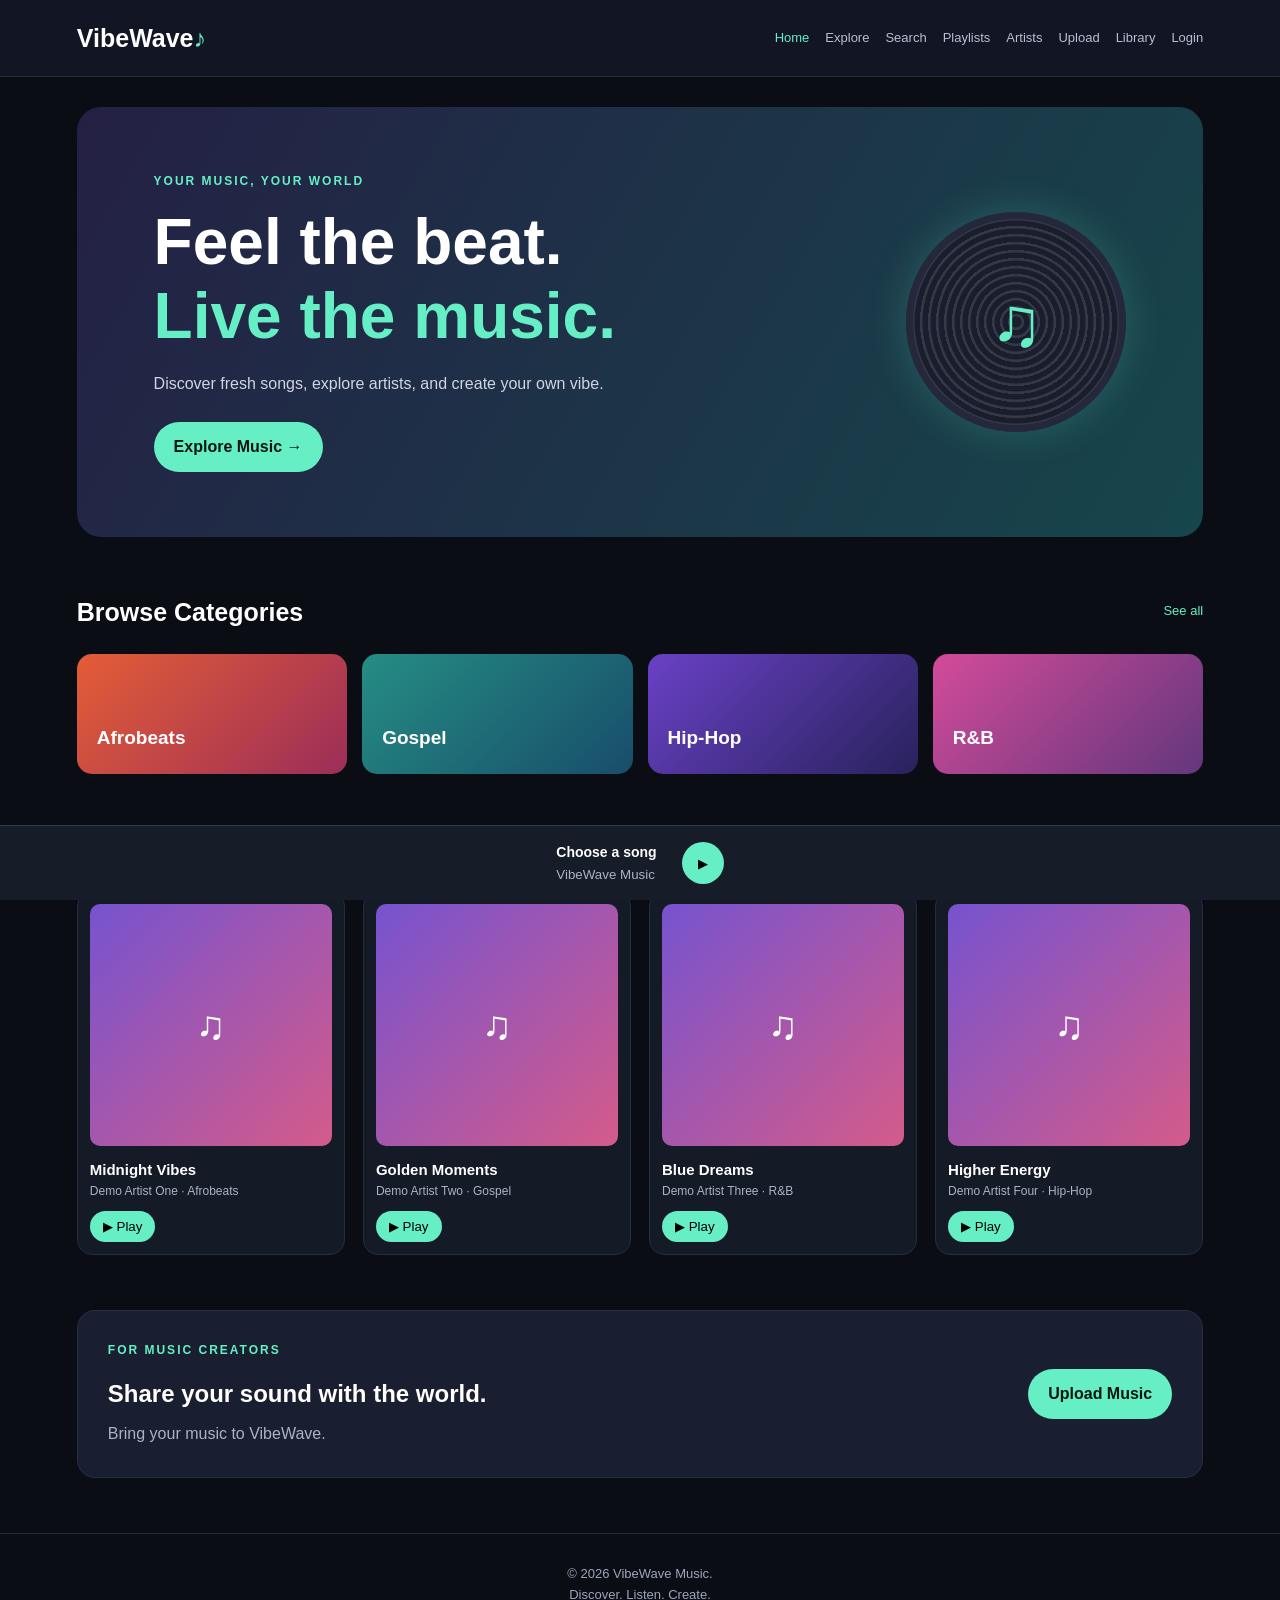
<file: index.html>
<!DOCTYPE html>
<html lang="en">
<head>
  <meta charset="UTF-8">
  <meta name="viewport" content="width=device-width, initial-scale=1.0">
  <title>VibeWave Music | Home</title>
  <link rel="stylesheet" href="index.css">
  <script src="index.js" defer></script>
</head>
<body>
  <header class="header">
    <a class="logo" href="index.html">VibeWave<span>♪</span></a>
    <button id="menuBtn" aria-label="Toggle menu"
      aria-expanded="false">☰</button>
    <nav id="navigation">
      <a class="active" href="index.html">Home</a>
      <a href="explore.html">Explore</a>
      <a href="search.html">Search</a>
      <a href="playlist.html">Playlists</a>
      <a href="artist.html">Artists</a>
      <a href="upload.html">Upload</a>
      <a href="library.html">Library</a>
      <a href="login.html">Login</a>
    </nav>
  </header>

  <main>
    <section class="hero">
      <div class="hero-text">
        <p class="tag">YOUR MUSIC, YOUR WORLD</p>
        <h1>Feel the beat.<br><span>Live the music.</span></h1>
        <p>Discover fresh songs, explore artists, and create your own vibe.</p>
        <a class="button" href="explore.html">Explore Music →</a>
      </div>
      <div class="hero-art" aria-label="Music artwork">
        <div class="disc">♫</div>
      </div>
    </section>

    <section class="section">
      <div class="section-heading">
        <h2>Browse Categories</h2>
        <a href="explore.html">See all</a>
      </div>
      <div class="categories">
        <a href="explore.html?mood=Afrobeats" class="category afro">Afrobeats</a>
        <a href="explore.html?mood=Gospel" class="category gospel">Gospel</a>
        <a href="explore.html?mood=Hip-Hop" class="category hiphop">Hip-Hop</a>
        <a href="explore.html?mood=R&B" class="category rnb">R&B</a>
      </div>
    </section>

    <section class="section">
      <div class="section-heading">
        <h2>Featured Songs</h2>
        <a href="explore.html">Explore more</a>
      </div>
      <div class="songs" id="featuredSongs"></div>
    </section>

    <section class="section artist-banner">
      <div>
        <p class="tag">FOR MUSIC CREATORS</p>
        <h2>Share your sound with the world.</h2>
        <p>Bring your music to VibeWave.</p>
      </div>
      <a class="button" href="upload.html">Upload Music</a>
    </section>
  </main>

  <footer>
    <p>© <span id="year"></span> VibeWave Music.</p>
    <p>Discover. Listen. Create.</p>
  </footer>

  <div class="mini-player">
    <div>
      <strong id="currentTitle">Choose a song</strong>
      <small id="currentArtist">VibeWave Music</small>
    </div>
    <button id="playBtn" aria-label="Play or pause">▶</button>
    <audio id="audioPlayer" preload="none"></audio>
  </div>
</body>
</html>
</file>
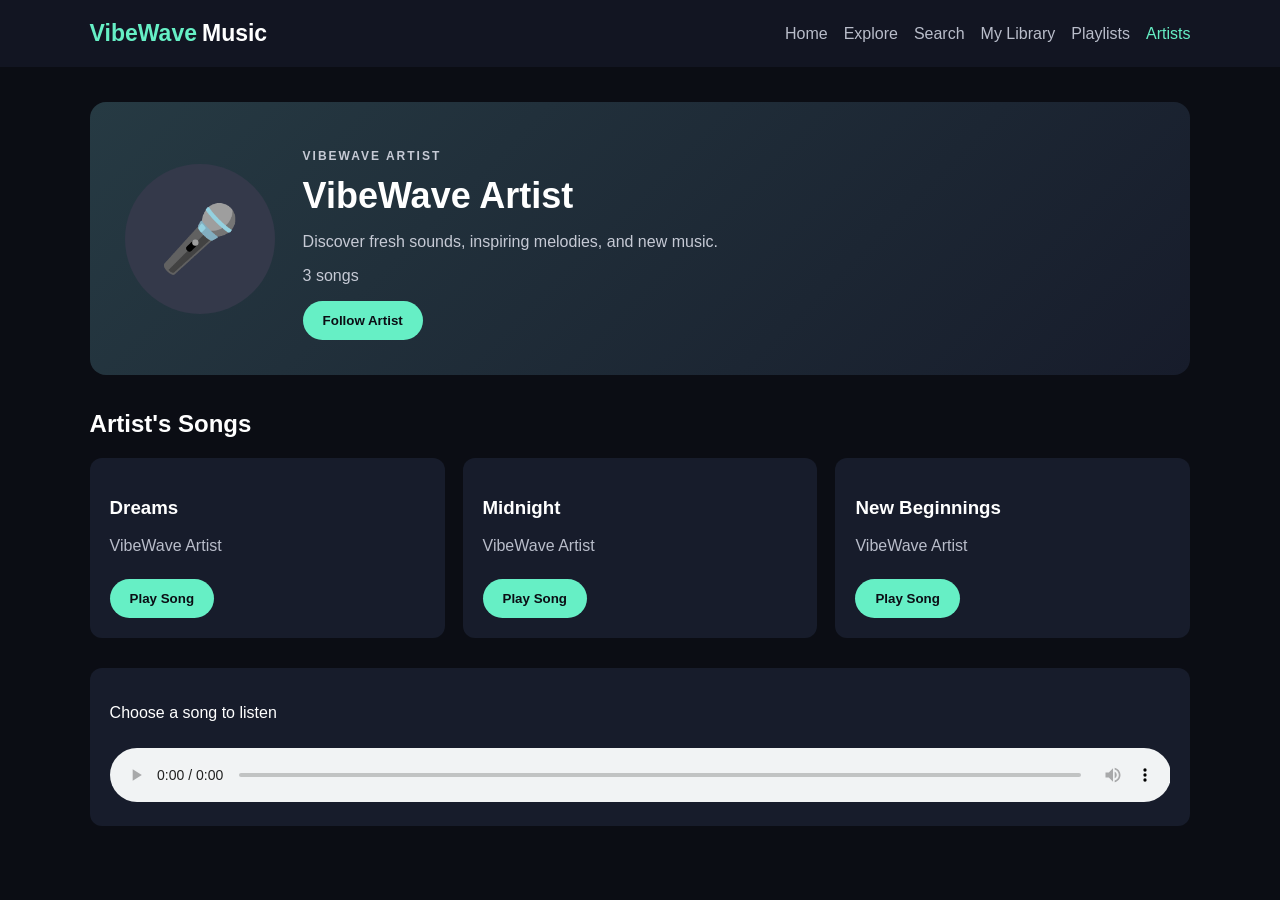
<file: artist.html>
<!DOCTYPE html>
<html lang="en">
<head>
  <meta charset="UTF-8">
  <meta name="viewport" content="width=device-width, initial-scale=1.0">
  <title>Artists | VibeWave Music</title>
  <link rel="stylesheet" href="artist.css">
</head>
<body>
  <header>
    <a href="index.html" class="logo">VibeWave<span>Music</span></a>
    <nav>
      <a href="index.html">Home</a>
      <a href="explore.html">Explore</a>
      <a href="search.html">Search</a>
      <a href="library.html">My Library</a>
      <a href="playlist.html">Playlists</a>
      <a href="artist.html" class="active">Artists</a>
    </nav>
  </header>

  <main>
    <section class="artist-profile">
      <div class="artist-avatar">🎤</div>
      <div>
        <p class="verified">VIBEWAVE ARTIST</p>
        <h1 id="artistName">VibeWave Artist</h1>
        <p id="artistBio">
          Discover fresh sounds, inspiring melodies, and new music.
        </p>
        <p id="songCount">3 songs</p>
        <button id="followButton" type="button">Follow Artist</button>
      </div>
    </section>

    <section class="songs-section">
      <h2>Artist's Songs</h2>
      <div id="artistSongs" class="song-list"></div>
    </section>

    <section class="player">
      <p id="nowPlaying">Choose a song to listen</p>
      <audio id="audioPlayer" controls></audio>
    </section>
  </main>

  <script src="artist.js"></script>
</body>
</html>
</file>
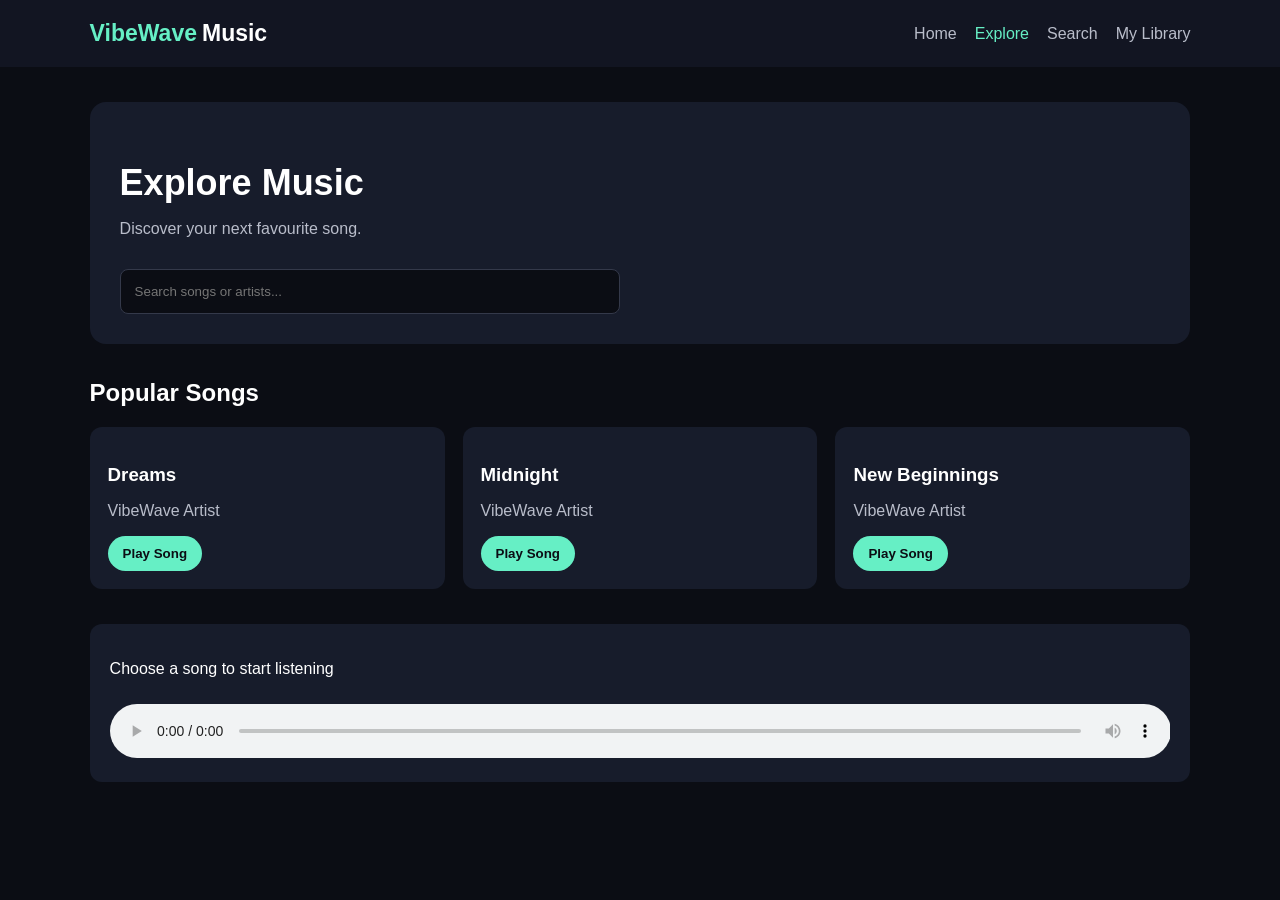
<file: explore.html>
<!DOCTYPE html>
<html lang="en">
<head>
  <meta charset="UTF-8">
  <meta name="viewport" content="width=device-width, initial-scale=1.0">
  <title>Explore | VibeWave Music</title>
  <link rel="stylesheet" href="explore.css">
</head>
<body>
  <header>
    <a href="index.html" class="logo">VibeWave<span>Music</span></a>
    <nav>
      <a href="index.html">Home</a>
      <a href="explore.html" class="active">Explore</a>
      <a href="search.html">Search</a>
      <a href="library.html">My Library</a>
    </nav>
  </header>

  <main>
    <section class="welcome">
      <h1>Explore Music</h1>
      <p>Discover your next favourite song.</p>
      <input id="musicSearch" type="search"
        placeholder="Search songs or artists...">
    </section>

    <section class="music-section">
      <h2>Popular Songs</h2>
      <div id="songList" class="song-list"></div>
      <p id="emptyMessage" hidden>No matching songs found.</p>
    </section>

    <section class="player">
      <p id="nowPlaying">Choose a song to start listening</p>
      <audio id="audioPlayer" controls></audio>
    </section>
  </main>

  <script src="explore.js"></script>
</body>
</html>
</file>
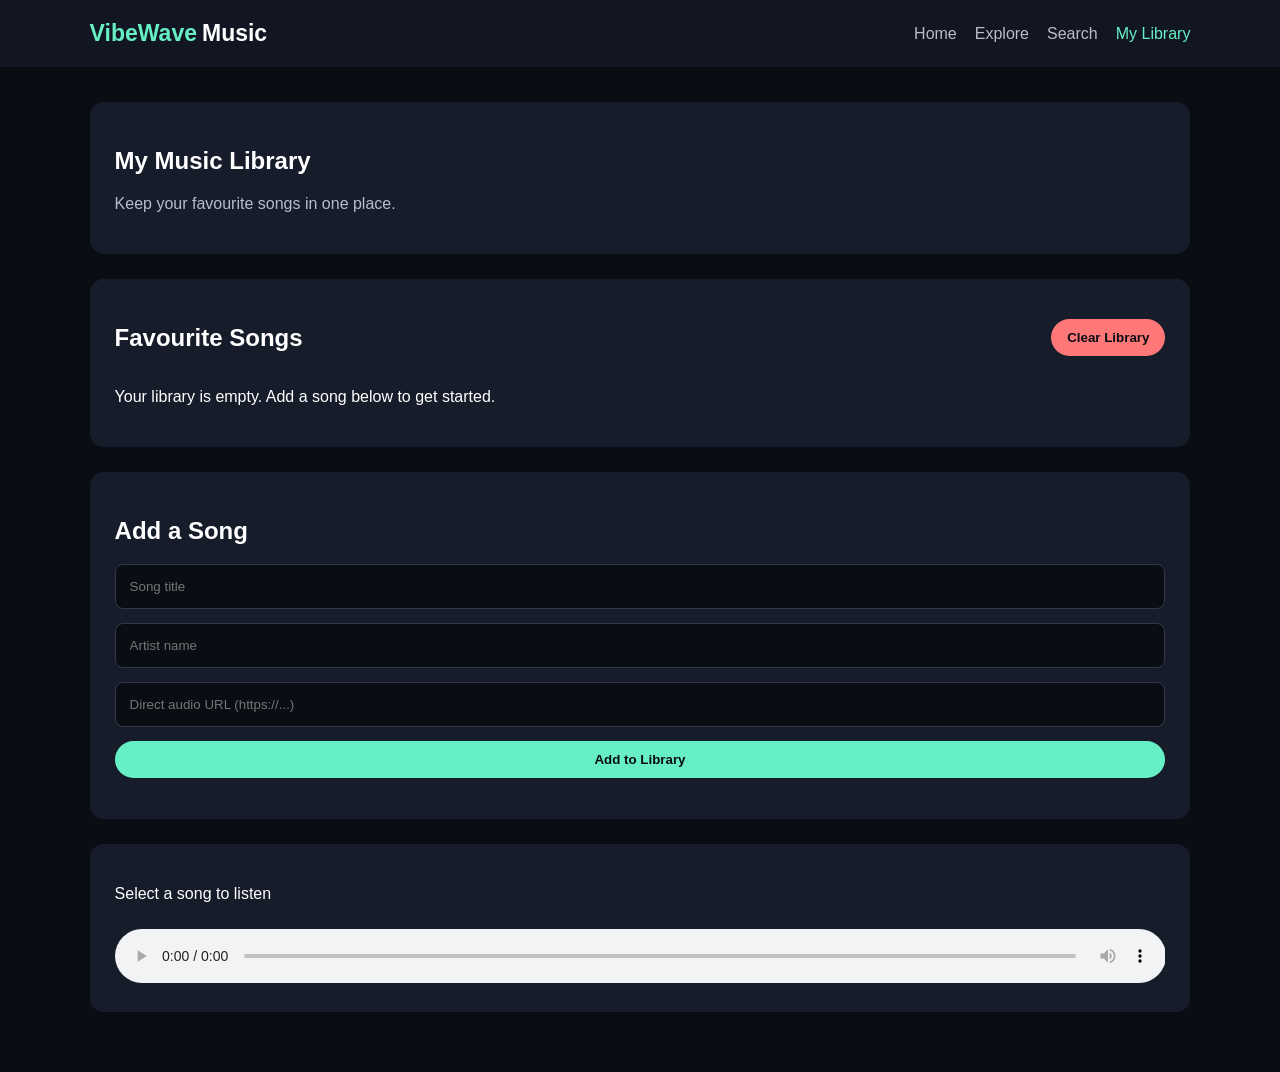
<file: library.html>
<!DOCTYPE html>
<html lang="en">
<head>
  <meta charset="UTF-8">
  <meta name="viewport" content="width=device-width, initial-scale=1.0">
  <title>My Library | VibeWave Music</title>
  <link rel="stylesheet" href="library.css">
</head>
<body>
  <header>
    <a href="index.html" class="logo">VibeWave<span>Music</span></a>
    <nav>
      <a href="index.html">Home</a>
      <a href="explore.html">Explore</a>
      <a href="search.html">Search</a>
      <a href="library.html" class="active">My Library</a>
    </nav>
  </header>

  <main>
    <section class="welcome">
      <h1>My Music Library</h1>
      <p>Keep your favourite songs in one place.</p>
    </section>

    <section class="library-section">
      <div class="section-heading">
        <h2>Favourite Songs</h2>
        <button id="clearButton" type="button">Clear Library</button>
      </div>

      <div id="songList" class="song-list"></div>
      <p id="emptyMessage" hidden>
        Your library is empty. Add a song below to get started.
      </p>
    </section>

    <section class="add-section">
      <h2>Add a Song</h2>
      <form id="addSongForm">
        <input id="songTitle" type="text"
          placeholder="Song title" required>

        <input id="songArtist" type="text"
          placeholder="Artist name" required>

        <input id="songUrl" type="url"
          placeholder="Direct audio URL (https://...)" required>

        <button type="submit">Add to Library</button>
      </form>
      <p id="statusMessage" role="status"></p>
    </section>

    <section class="player">
      <p id="nowPlaying">Select a song to listen</p>
      <audio id="audioPlayer" controls></audio>
    </section>
  </main>

  <script src="library.js"></script>
</body>
</html>
</file>
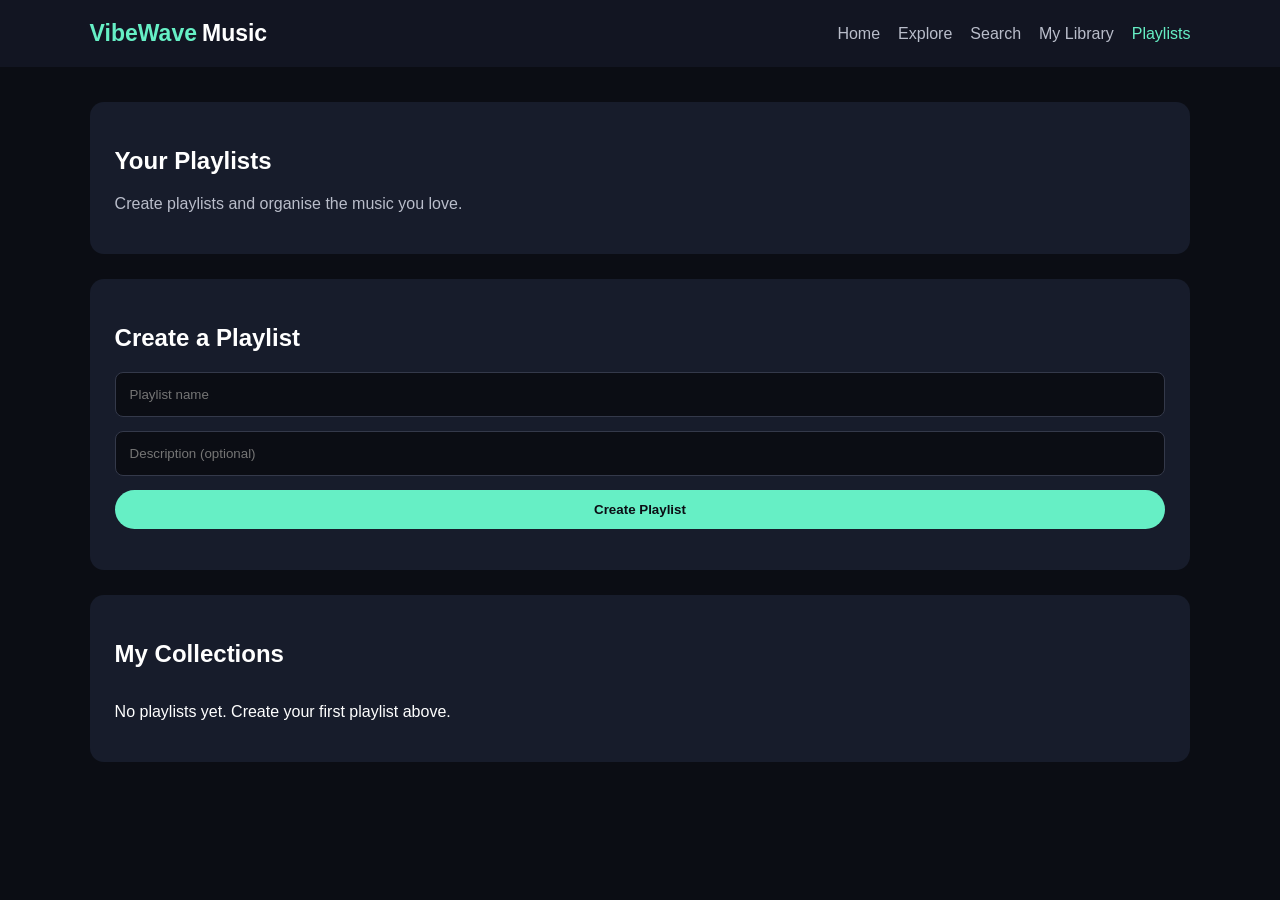
<file: playlist.html>
<!DOCTYPE html>
<html lang="en">
<head>
  <meta charset="UTF-8">
  <meta name="viewport" content="width=device-width, initial-scale=1.0">
  <title>Playlists | VibeWave Music</title>
  <link rel="stylesheet" href="playlist.css">
</head>
<body>
  <header>
    <a href="index.html" class="logo">VibeWave<span>Music</span></a>
    <nav>
      <a href="index.html">Home</a>
      <a href="explore.html">Explore</a>
      <a href="search.html">Search</a>
      <a href="library.html">My Library</a>
      <a href="playlist.html" class="active">Playlists</a>
    </nav>
  </header>

  <main>
    <section class="welcome">
      <h1>Your Playlists</h1>
      <p>Create playlists and organise the music you love.</p>
    </section>

    <section class="create-section">
      <h2>Create a Playlist</h2>
      <form id="playlistForm">
        <input id="playlistName" type="text"
          placeholder="Playlist name" required maxlength="60">

        <input id="playlistDescription" type="text"
          placeholder="Description (optional)" maxlength="150">

        <button type="submit">Create Playlist</button>
      </form>
      <p id="statusMessage" role="status"></p>
    </section>

    <section class="playlists-section">
      <h2>My Collections</h2>
      <div id="playlistList" class="playlist-list"></div>
      <p id="emptyMessage" hidden>
        No playlists yet. Create your first playlist above.
      </p>
    </section>
  </main>

  <script src="playlist.js"></script>
</body>
</html>
</file>
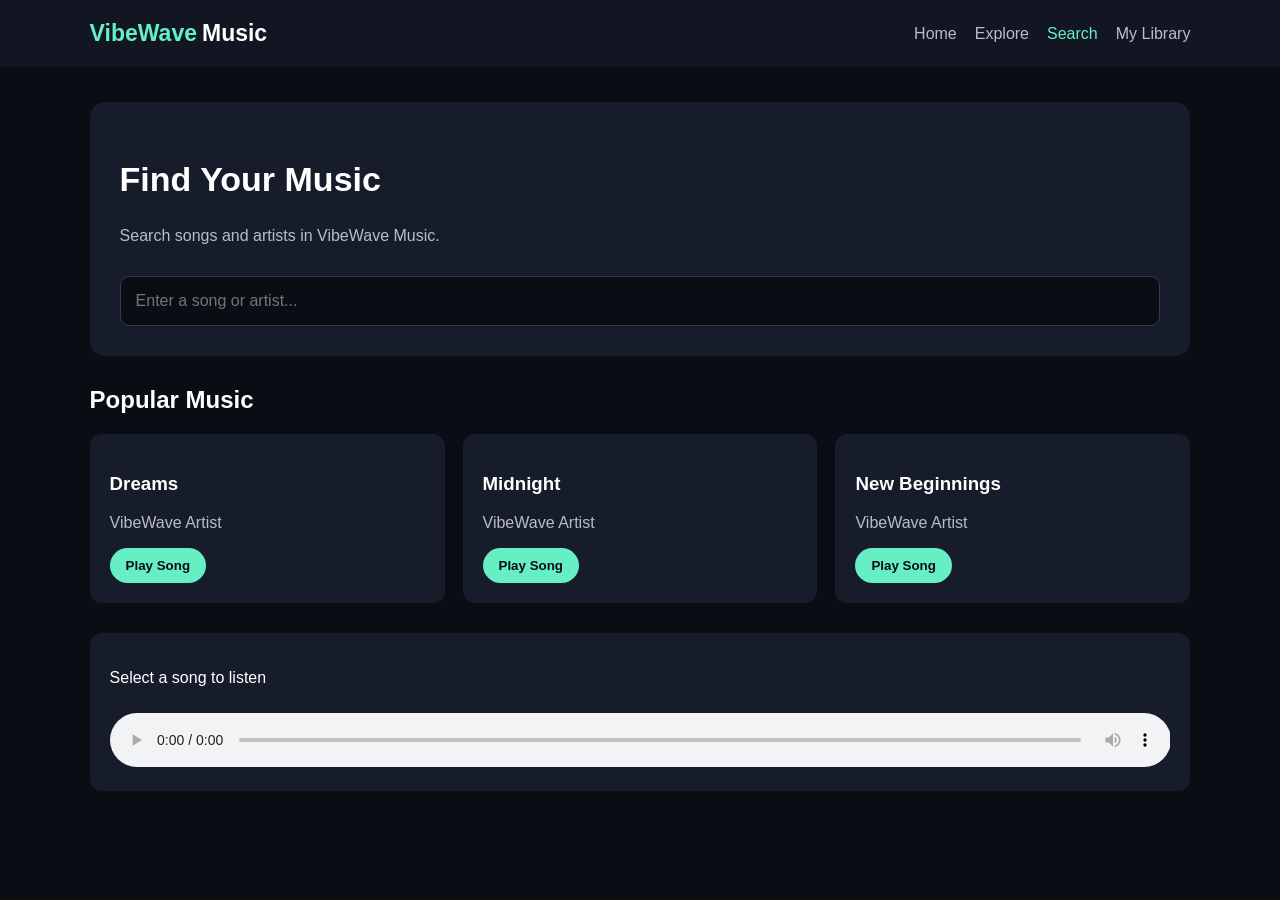
<file: search.html>
<!DOCTYPE html>
<html lang="en">
<head>
  <meta charset="UTF-8">
  <meta name="viewport" content="width=device-width, initial-scale=1.0">
  <title>Search | VibeWave Music</title>
  <link rel="stylesheet" href="search.css">
</head>
<body>
  <header>
    <a href="index.html" class="logo">VibeWave<span>Music</span></a>
    <nav>
      <a href="index.html">Home</a>
      <a href="explore.html">Explore</a>
      <a href="search.html" class="active">Search</a>
      <a href="library.html">My Library</a>
    </nav>
  </header>

  <main>
    <section class="search-area">
      <h1>Find Your Music</h1>
      <p>Search songs and artists in VibeWave Music.</p>

      <input
        type="search"
        id="searchInput"
        placeholder="Enter a song or artist..."
        autocomplete="off"
      >
    </section>

    <section class="results">
      <h2 id="resultsHeading">Popular Music</h2>
      <div id="resultsList" class="results-list"></div>
      <p id="noResults" hidden>No matching songs found.</p>
    </section>

    <section class="player">
      <p id="nowPlaying">Select a song to listen</p>
      <audio id="audioPlayer" controls></audio>
    </section>
  </main>

  <script src="search.js"></script>
</body>
</html>
</file>
<file: index.css>
* {
  box-sizing: border-box;
  margin: 0;
  padding: 0;
}

body {
  background: #0b0d14;
  color: #ffffff;
  font-family: Arial, sans-serif;
  padding-bottom: 100px;
  line-height: 1.6;
}

a {
  color: inherit;
  text-decoration: none;
}

.header {
  background: #121624;
  padding: 18px 6%;
  display: flex;
  justify-content: space-between;
  align-items: center;
  gap: 20px;
  position: sticky;
  top: 0;
  z-index: 10;
  border-bottom: 1px solid #292d3b;
}

.logo {
  font-size: 25px;
  font-weight: bold;
  white-space: nowrap;
}

.logo span,
.hero h1 span {
  color: #66efc5;
}

nav {
  display: flex;
  gap: 16px;
  flex-wrap: wrap;
}

nav a {
  color: #b6bfd1;
  font-size: 13px;
}

nav a:hover,
nav a.active {
  color: #66efc5;
}

#menuBtn {
  display: none;
  background: none;
  color: white;
  border: none;
  font-size: 25px;
}

.hero {
  margin: 30px 6%;
  padding: 65px 6%;
  border-radius: 24px;
  background: linear-gradient(120deg, #242044, #16464b);
  display: flex;
  justify-content: space-between;
  align-items: center;
  gap: 30px;
}

.hero-text {
  max-width: 600px;
}

.tag {
  color: #66efc5;
  font-size: 12px;
  letter-spacing: 2px;
  font-weight: bold;
  margin-bottom: 15px;
}

.hero h1 {
  font-size: clamp(36px, 6vw, 64px);
  line-height: 1.15;
  margin-bottom: 18px;
}

.hero-text > p:not(.tag) {
  color: #d0d5e2;
  margin-bottom: 25px;
}

.button {
  display: inline-block;
  background: #66efc5;
  color: #07150f;
  padding: 12px 20px;
  border-radius: 25px;
  font-weight: bold;
  border: none;
  cursor: pointer;
}

.hero-art {
  display: grid;
  place-items: center;
  min-width: 200px;
}

.disc {
  width: 220px;
  height: 220px;
  border-radius: 50%;
  display: grid;
  place-items: center;
  font-size: 70px;
  color: #66efc5;
  background: repeating-radial-gradient(
    circle, #191d2c 0 5px, #34394a 6px 8px
  );
  border: 7px solid #25283a;
  box-shadow: 0 0 40px #66efc533;
}

.section {
  margin: 55px 6%;
}

.section-heading {
  display: flex;
  justify-content: space-between;
  align-items: center;
  gap: 12px;
  margin-bottom: 22px;
}

.section-heading h2 {
  font-size: 25px;
}

.section-heading a {
  color: #66efc5;
  font-size: 13px;
}

.categories {
  display: grid;
  grid-template-columns: repeat(4, 1fr);
  gap: 15px;
}

.category {
  min-height: 120px;
  border-radius: 15px;
  padding: 20px;
  display: flex;
  align-items: end;
  font-size: 19px;
  font-weight: bold;
  transition: transform .2s;
}

.category:hover {
  transform: translateY(-4px);
}

.afro {
  background: linear-gradient(135deg, #e45d36, #9c2e58);
}

.gospel {
  background: linear-gradient(135deg, #258d83, #184d6b);
}

.hiphop {
  background: linear-gradient(135deg, #6941c6, #29225c);
}

.rnb {
  background: linear-gradient(135deg, #d34b9a, #63377c);
}

.songs {
  display: grid;
  grid-template-columns: repeat(4, minmax(0, 1fr));
  gap: 18px;
}

.song {
  background: #151a27;
  border: 1px solid #272c3b;
  padding: 12px;
  border-radius: 15px;
}

.cover {
  height: auto;
  aspect-ratio: 1;
  border-radius: 10px;
  display: grid;
  place-items: center;
  background: linear-gradient(135deg, #7653cf, #d45b8a);
  font-size: 40px;
  margin-bottom: 12px;
}

.song h3 {
  font-size: 15px;
  overflow-wrap: anywhere;
}

.song p {
  color: #aab3c5;
  font-size: 12px;
  margin-bottom: 10px;
}

.song button {
  background: #66efc5;
  border: none;
  padding: 8px 13px;
  border-radius: 20px;
  cursor: pointer;
}

.artist-banner {
  background: #191f30;
  border: 1px solid #292f42;
  border-radius: 18px;
  padding: 30px;
  display: flex;
  justify-content: space-between;
  align-items: center;
  gap: 20px;
}

.artist-banner h2 {
  margin-bottom: 8px;
}

.artist-banner p:not(.tag) {
  color: #aab3c5;
}

footer {
  padding: 30px 6%;
  text-align: center;
  color: #9ca6ba;
  font-size: 13px;
  border-top: 1px solid #252a38;
}

.mini-player {
  position: fixed;
  bottom: 0;
  left: 0;
  right: 0;
  background: #171c29;
  border-top: 1px solid #33394a;
  min-height: 75px;
  display: flex;
  align-items: center;
  justify-content: center;
  gap: 25px;
  padding: 14px 6%;
  z-index: 20;
}

.mini-player div {
  display: grid;
}

.mini-player strong {
  font-size: 14px;
}

.mini-player small {
  color: #aab3c5;
}

#playBtn {
  background: #66efc5;
  border: none;
  border-radius: 50%;
  width: 42px;
  height: 42px;
  cursor: pointer;
}

@media (max-width: 900px) {
  .header {
    flex-wrap: wrap;
  }

  #menuBtn {
    display: block;
  }

  nav {
    display: none;
    flex-direction: column;
    width: 100%;
    padding: 15px 0;
  }

  nav.open {
    display: flex;
  }

  .hero-art .disc {
    width: 160px;
    height: 160px;
  }

  .songs {
    grid-template-columns: repeat(2, minmax(0, 1fr));
  }
}

@media (max-width: 550px) {
  .hero {
    flex-direction: column;
    align-items: flex-start;
    padding: 35px 25px;
  }

  .hero-art {
    align-self: center;
  }

  .categories {
    grid-template-columns: repeat(2, minmax(0, 1fr));
  }

  .artist-banner {
    flex-direction: column;
    align-items: flex-start;
  }

  .section-heading h2 {
    font-size: 21px;
  }
}
</file>
<file: artist.css>
* {
  box-sizing: border-box;
}

body {
  margin: 0;
  background: #0b0d14;
  color: white;
  font-family: Arial, sans-serif;
}

header {
  padding: 20px 7%;
  background: #121522;
  display: flex;
  justify-content: space-between;
  align-items: center;
  gap: 20px;
  flex-wrap: wrap;
}

.logo {
  color: #66efc5;
  font-size: 23px;
  font-weight: bold;
  text-decoration: none;
}

.logo span {
  color: white;
  margin-left: 5px;
}

nav {
  display: flex;
  gap: 16px;
  flex-wrap: wrap;
}

nav a {
  color: #b9bdca;
  text-decoration: none;
}

nav a:hover,
nav a.active {
  color: #66efc5;
}

main {
  padding: 35px 7%;
}

.artist-profile {
  display: flex;
  align-items: center;
  gap: 28px;
  padding: 35px;
  border-radius: 16px;
  background: linear-gradient(135deg, #263a43, #171c2b);
}

.artist-avatar {
  display: grid;
  place-items: center;
  flex-shrink: 0;
  width: 150px;
  height: 150px;
  border-radius: 50%;
  background: #34394a;
  font-size: 65px;
}

.verified {
  color: #66efc5;
  font-size: 12px;
  font-weight: bold;
  letter-spacing: 2px;
}

.artist-profile h1 {
  margin: 8px 0;
  font-size: 36px;
}

.artist-profile p {
  color: #c6cad5;
}

button {
  padding: 12px 20px;
  border: none;
  border-radius: 22px;
  background: #66efc5;
  color: #0b0d14;
  font-weight: bold;
  cursor: pointer;
}

.songs-section {
  margin-top: 35px;
}

.song-list {
  display: grid;
  grid-template-columns: repeat(auto-fit, minmax(190px, 1fr));
  gap: 18px;
}

.song-card {
  padding: 20px;
  border-radius: 12px;
  background: #171c2b;
}

.song-card p {
  color: #b9bdca;
}

.song-card button {
  margin-top: 8px;
}

.player {
  margin-top: 30px;
  padding: 20px;
  background: #171c2b;
  border-radius: 12px;
}

audio {
  width: 100%;
  margin-top: 10px;
}

@media (max-width: 600px) {
  main {
    padding: 20px 5%;
  }

  .artist-profile {
    flex-direction: column;
    align-items: flex-start;
    padding: 24px;
  }

  .artist-profile h1 {
    font-size: 28px;
  }

  .artist-avatar {
    width: 110px;
    height: 110px;
  }
}
</file>
<file: explore.css>
* {
  box-sizing: border-box;
}

body {
  margin: 0;
  background: #0b0d14;
  color: #ffffff;
  font-family: Arial, sans-serif;
}

header {
  padding: 20px 7%;
  display: flex;
  justify-content: space-between;
  align-items: center;
  gap: 20px;
  flex-wrap: wrap;
  background: #121522;
}

.logo {
  color: #66efc5;
  font-size: 23px;
  font-weight: bold;
  text-decoration: none;
}

.logo span {
  color: white;
  margin-left: 5px;
}

nav {
  display: flex;
  gap: 18px;
  flex-wrap: wrap;
}

nav a {
  color: #b9bdca;
  text-decoration: none;
}

nav a:hover,
nav a.active {
  color: #66efc5;
}

main {
  padding: 35px 7%;
}

.welcome {
  padding: 30px;
  border-radius: 16px;
  background: #171c2b;
}

.welcome h1 {
  font-size: 36px;
  margin-bottom: 10px;
}

.welcome p {
  color: #b9bdca;
}

input {
  width: 100%;
  max-width: 500px;
  padding: 14px;
  margin-top: 15px;
  border: 1px solid #34394a;
  border-radius: 8px;
  background: #0b0d14;
  color: white;
}

.music-section {
  margin-top: 35px;
}

.song-list {
  display: grid;
  grid-template-columns: repeat(auto-fit, minmax(180px, 1fr));
  gap: 18px;
}

.song-card {
  padding: 18px;
  background: #171c2b;
  border-radius: 12px;
}

.song-card h3 {
  margin-bottom: 6px;
}

.song-card p {
  color: #b9bdca;
}

.song-card button {
  padding: 10px 15px;
  border: none;
  border-radius: 20px;
  background: #66efc5;
  color: #0b0d14;
  font-weight: bold;
  cursor: pointer;
}

.player {
  margin-top: 35px;
  padding: 20px;
  background: #171c2b;
  border-radius: 12px;
}

audio {
  width: 100%;
  margin-top: 10px;
}

@media (max-width: 600px) {
  main {
    padding: 20px 5%;
  }

  .welcome h1 {
    font-size: 28px;
  }
}
</file>
<file: library.css>
* {
  box-sizing: border-box;
}

body {
  margin: 0;
  background: #0b0d14;
  color: white;
  font-family: Arial, sans-serif;
}

header {
  padding: 20px 7%;
  background: #121522;
  display: flex;
  justify-content: space-between;
  align-items: center;
  gap: 20px;
  flex-wrap: wrap;
}

.logo {
  color: #66efc5;
  font-size: 23px;
  font-weight: bold;
  text-decoration: none;
}

.logo span {
  color: white;
  margin-left: 5px;
}

nav {
  display: flex;
  flex-wrap: wrap;
  gap: 18px;
}

nav a {
  color: #b9bdca;
  text-decoration: none;
}

nav a:hover,
nav a.active {
  color: #66efc5;
}

main {
  padding: 35px 7%;
}

.welcome,
.library-section,
.add-section,
.player {
  padding: 25px;
  margin-bottom: 25px;
  background: #171c2b;
  border-radius: 14px;
}

.welcome p,
.song-card p {
  color: #b9bdca;
}

.section-heading {
  display: flex;
  align-items: center;
  justify-content: space-between;
  gap: 15px;
  flex-wrap: wrap;
}

.song-list {
  display: grid;
  grid-template-columns: repeat(auto-fit, minmax(190px, 1fr));
  gap: 16px;
}

.song-card {
  padding: 18px;
  border-radius: 10px;
  background: #22283a;
  overflow-wrap: anywhere;
}

button {
  padding: 11px 16px;
  border: none;
  border-radius: 20px;
  background: #66efc5;
  color: #0b0d14;
  font-weight: bold;
  cursor: pointer;
}

.song-card button {
  margin: 5px 5px 0 0;
}

#clearButton,
.remove-button {
  background: #ff7777;
}

form {
  display: grid;
  gap: 14px;
}

input {
  width: 100%;
  padding: 14px;
  border: 1px solid #34394a;
  border-radius: 8px;
  background: #0b0d14;
  color: white;
}

#statusMessage {
  color: #66efc5;
}

audio {
  width: 100%;
  margin-top: 10px;
}

@media (max-width: 600px) {
  main {
    padding: 20px 5%;
  }
}
</file>
<file: playlist.css>
* {
  box-sizing: border-box;
}

body {
  margin: 0;
  background: #0b0d14;
  color: white;
  font-family: Arial, sans-serif;
}

header {
  padding: 20px 7%;
  background: #121522;
  display: flex;
  justify-content: space-between;
  align-items: center;
  gap: 20px;
  flex-wrap: wrap;
}

.logo {
  color: #66efc5;
  font-size: 23px;
  font-weight: bold;
  text-decoration: none;
}

.logo span {
  color: white;
  margin-left: 5px;
}

nav {
  display: flex;
  gap: 18px;
  flex-wrap: wrap;
}

nav a {
  color: #b9bdca;
  text-decoration: none;
}

nav a:hover,
nav a.active {
  color: #66efc5;
}

main {
  padding: 35px 7%;
}

.welcome,
.create-section,
.playlists-section {
  padding: 25px;
  margin-bottom: 25px;
  background: #171c2b;
  border-radius: 14px;
}

.welcome p {
  color: #b9bdca;
}

form {
  display: grid;
  gap: 14px;
}

input {
  width: 100%;
  padding: 14px;
  border: 1px solid #34394a;
  border-radius: 8px;
  background: #0b0d14;
  color: white;
}

button {
  padding: 12px 16px;
  border: none;
  border-radius: 22px;
  background: #66efc5;
  color: #0b0d14;
  font-weight: bold;
  cursor: pointer;
}

.playlist-list {
  display: grid;
  grid-template-columns: repeat(auto-fit, minmax(220px, 1fr));
  gap: 18px;
}

.playlist-card {
  padding: 20px;
  border-radius: 12px;
  background: #22283a;
  overflow-wrap: anywhere;
}

.playlist-card p {
  color: #b9bdca;
}

.playlist-card .delete-button {
  background: #ff7777;
}

#statusMessage {
  color: #66efc5;
}

@media (max-width: 600px) {
  main {
    padding: 20px 5%;
  }
}
</file>
<file: search.css>
* {
  box-sizing: border-box;
}

body {
  margin: 0;
  background: #0b0d14;
  color: white;
  font-family: Arial, sans-serif;
}

header {
  padding: 20px 7%;
  background: #121522;
  display: flex;
  align-items: center;
  justify-content: space-between;
  gap: 20px;
  flex-wrap: wrap;
}

.logo {
  color: #66efc5;
  font-size: 23px;
  font-weight: bold;
  text-decoration: none;
}

.logo span {
  color: white;
  margin-left: 5px;
}

nav {
  display: flex;
  gap: 18px;
  flex-wrap: wrap;
}

nav a {
  color: #b9bdca;
  text-decoration: none;
}

nav a:hover,
nav a.active {
  color: #66efc5;
}

main {
  padding: 35px 7%;
}

.search-area {
  padding: 30px;
  background: #171c2b;
  border-radius: 15px;
}

.search-area h1 {
  font-size: 34px;
}

.search-area p {
  color: #b9bdca;
}

#searchInput {
  width: 100%;
  padding: 15px;
  margin-top: 15px;
  border: 1px solid #34394a;
  border-radius: 9px;
  background: #0b0d14;
  color: white;
  font-size: 16px;
}

.results {
  margin-top: 30px;
}

.results-list {
  display: grid;
  grid-template-columns: repeat(auto-fit, minmax(190px, 1fr));
  gap: 18px;
}

.song-card {
  padding: 20px;
  border-radius: 12px;
  background: #171c2b;
}

.song-card p {
  color: #b9bdca;
}

.song-card button {
  padding: 10px 16px;
  border: none;
  border-radius: 20px;
  background: #66efc5;
  color: #0b0d14;
  cursor: pointer;
  font-weight: bold;
}

.player {
  margin-top: 30px;
  padding: 20px;
  background: #171c2b;
  border-radius: 12px;
}

audio {
  width: 100%;
  margin-top: 10px;
}

@media (max-width: 600px) {
  main {
    padding: 20px 5%;
  }

  .search-area h1 {
    font-size: 27px;
  }
}
</file>
